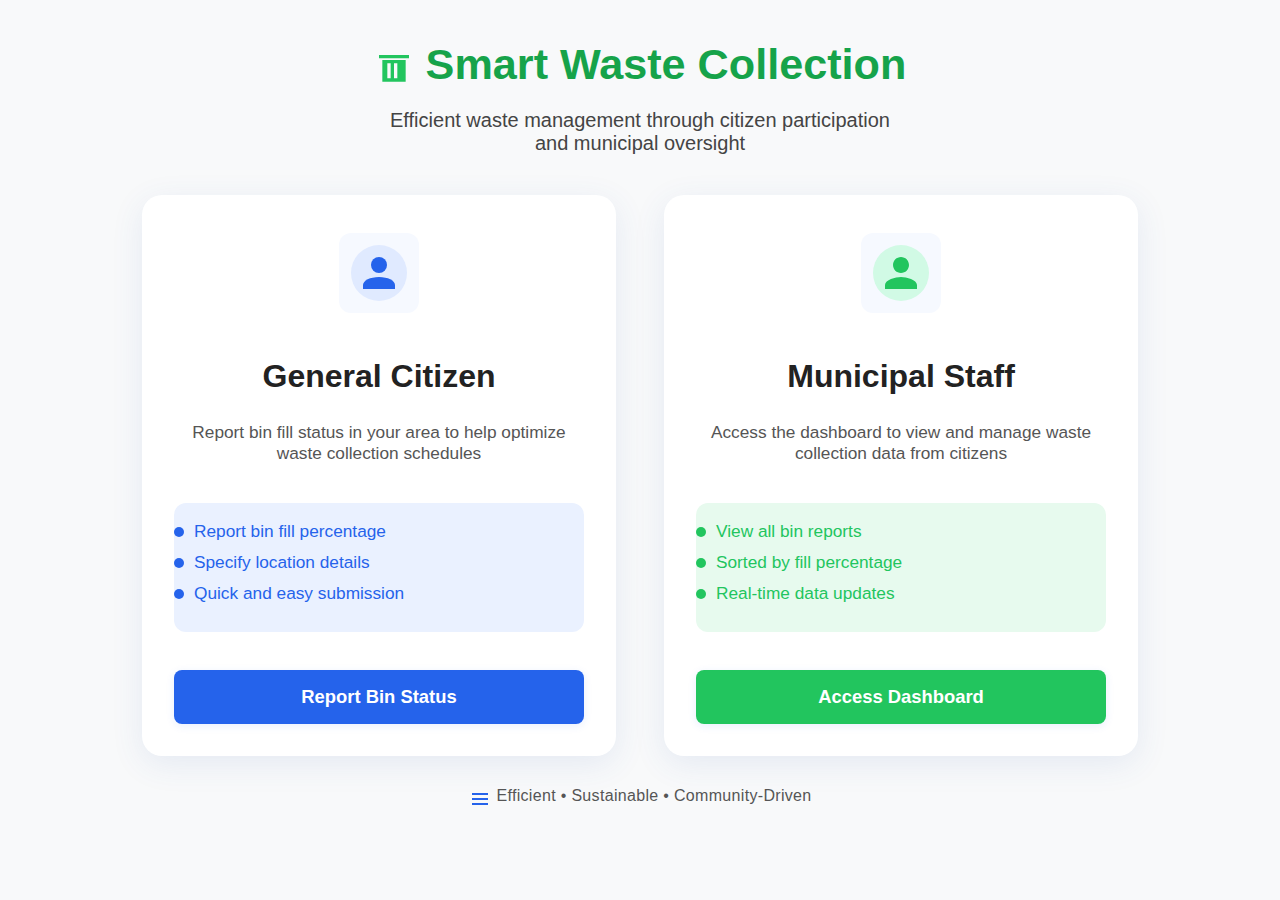
<file: index.html>
<!DOCTYPE html>
<html lang="en">
<head>
  <meta charset="UTF-8" />
  <title>Smart Waste Collection</title>
  <link rel="stylesheet" href="style.css" />
</head>
<body>
  <h1 class="title">
    <svg width="40" height="40" fill="#22c55e" viewBox="0 0 24 24" style="vertical-align:middle;"><path d="M3 6h18v2H3V6zm2 3h14v13H5V9zm3 2v9h2v-9H8zm4 0v9h2v-9h-2z"/></svg>
    <span>Smart Waste Collection</span>
  </h1>
  <p class="sub">Efficient waste management through citizen participation<br>and municipal oversight</p>
  <div class="container">
    <div class="card">
      <div class="icon-box citizen-icon">
        <svg width="48" height="48" fill="#2563eb" viewBox="0 0 24 24"><circle cx="12" cy="8" r="4"/><path d="M4 20v-2c0-2.21 3.58-4 8-4s8 1.79 8 4v2"/></svg>
      </div>
      <h2 class="card-title">General Citizen</h2>
      <p class="card-desc">Report bin fill status in your area to help optimize waste collection schedules</p>
      <ul class="feature-list citizen-features">
        <li><span class="dot blue"></span>Report bin fill percentage</li>
        <li><span class="dot blue"></span>Specify location details</li>
        <li><span class="dot blue"></span>Quick and easy submission</li>
      </ul>
      <button class="submit-btn" onclick="location.href='citizen_form.html'">Report Bin Status</button>
    </div>
    <div class="card">
      <div class="icon-box staff-icon">
        <svg width="48" height="48" fill="#22c55e" viewBox="0 0 24 24"><path d="M12 12c2.21 0 4-1.79 4-4s-1.79-4-4-4-4 1.79-4 4 1.79 4 4 4zm0 2c-2.67 0-8 1.34-8 4v2h16v-2c0-2.66-5.33-4-8-4z"/></svg>
      </div>
      <h2 class="card-title">Municipal Staff</h2>
      <p class="card-desc">Access the dashboard to view and manage waste collection data from citizens</p>
      <ul class="feature-list staff-features">
        <li><span class="dot green"></span>View all bin reports</li>
        <li><span class="dot green"></span>Sorted by fill percentage</li>
        <li><span class="dot green"></span>Real-time data updates</li>
      </ul>
      <button class="submit-btn green-btn" onclick="location.href='municipal_login.html'">Access Dashboard</button>
    </div>
  </div>
  <footer class="footer">
    <svg width="20" height="20" fill="#2563eb" style="vertical-align:middle;"><path d="M4 17h16v2H4zm0-5h16v2H4zm0-5h16v2H4z"/></svg>
    Efficient • Sustainable • Community-Driven
  </footer>
</body>
</html>
</file>
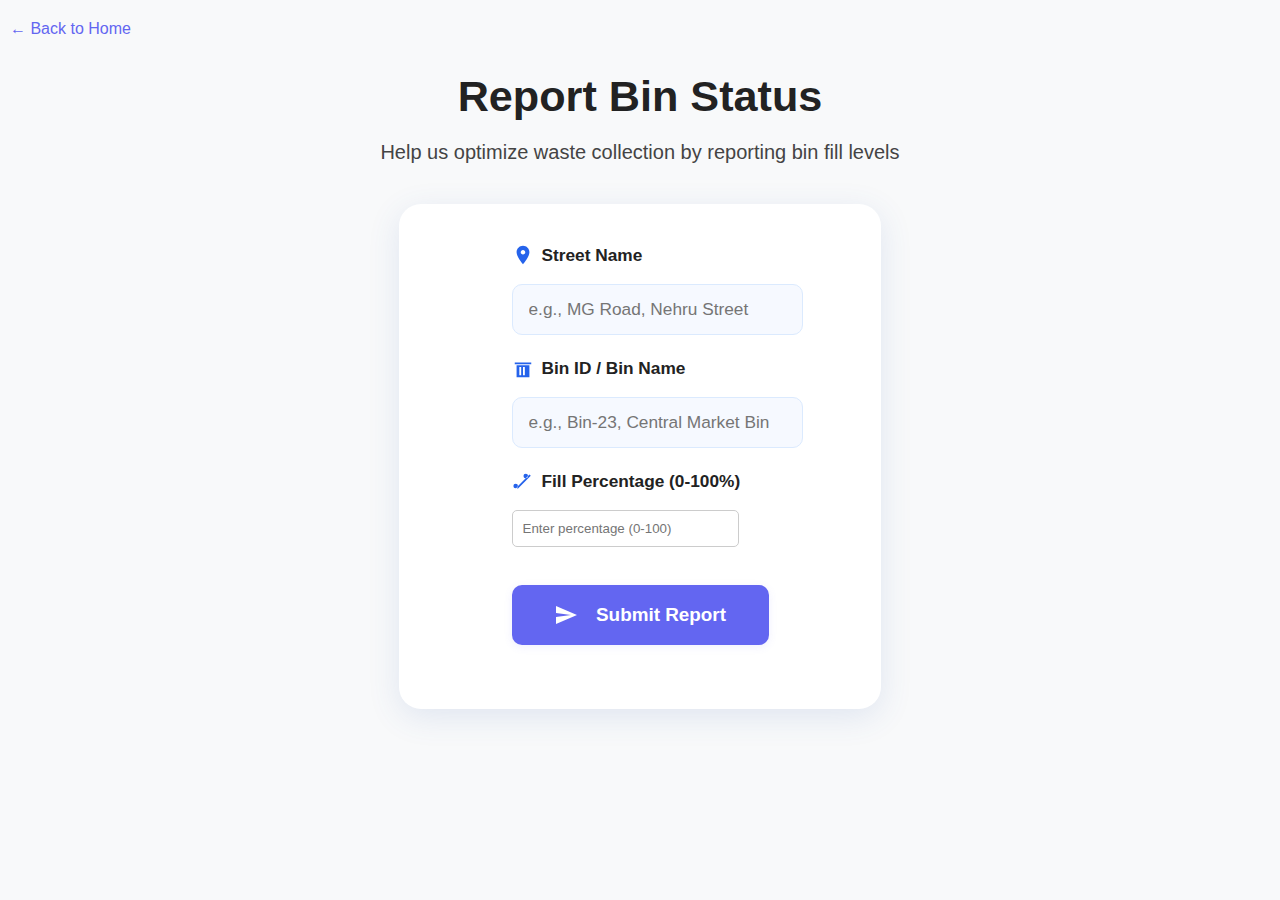
<file: citizen_form.html>
<!DOCTYPE html>
<html lang="en">
<head>
  <meta charset="UTF-8" />
  <title>Report Bin Status</title>
  <link rel="stylesheet" href="style.css" />
</head>
<body>
  <a href="index.html" class="back-link" style="margin-bottom:18px; display:inline-block;">← Back to Home</a>
  <h2 class="form-title" style="margin-top:16px; font-size:2.7rem; font-weight:800;">Report Bin Status</h2>
  <p class="form-desc" style="margin-bottom:32px; font-size:1.25rem; color:#444;">Help us optimize waste collection by reporting bin fill levels</p>
  <div class="form-card enhanced-card">
    <form id="binForm">
      <div class="input-group" style="flex-direction:column; align-items:flex-start; margin-bottom:22px;">
        <label for="street" style="font-weight:600; color:#222; margin-bottom:8px; display:flex; align-items:center; font-size:1.08rem;">
          <svg width="22" height="22" fill="#2563eb" style="margin-right:8px;" viewBox="0 0 24 24"><path d="M12 2C8.13 2 5 5.13 5 9c0 5.25 7 13 7 13s7-7.75 7-13c0-3.87-3.13-7-7-7zm0 9.5c-1.38 0-2.5-1.12-2.5-2.5S10.62 6.5 12 6.5s2.5 1.12 2.5 2.5S13.38 11.5 12 11.5z"/></svg>
          Street Name
        </label>
        <input type="text" id="street" placeholder="e.g., MG Road, Nehru Street" required />
      </div>
      <div class="input-group" style="flex-direction:column; align-items:flex-start; margin-bottom:22px;">
        <label for="bin" style="font-weight:600; color:#222; margin-bottom:8px; display:flex; align-items:center; font-size:1.08rem;">
          <svg width="22" height="22" fill="#2563eb" style="margin-right:8px;" viewBox="0 0 24 24"><path d="M3 6h18v2H3V6zm2 3h14v13H5V9zm3 2v9h2v-9H8zm4 0v9h2v-9h-2z"/></svg>
          Bin ID / Bin Name
        </label>
        <input type="text" id="bin" placeholder="e.g., Bin-23, Central Market Bin" required />
      </div>
      <div class="input-group" style="flex-direction:column; align-items:flex-start; margin-bottom:28px;">
        <label for="fill" style="font-weight:600; color:#222; margin-bottom:8px; display:flex; align-items:center; font-size:1.08rem;">
          <svg width="22" height="22" fill="#2563eb" style="margin-right:8px;" viewBox="0 0 24 24"><path d="M17.5 6.5a2.5 2.5 0 11-5 0 2.5 2.5 0 015 0zM6.5 17.5a2.5 2.5 0 11-5 0 2.5 2.5 0 015 0zM19.07 4.93l-14.14 14.14 1.41 1.41 14.14-14.14-1.41-1.41z"/></svg>
          Fill Percentage (0-100%)
        </label>
        <input type="number" id="fill" placeholder="Enter percentage (0-100)" min="0" max="100" required />
      </div>
      <button type="submit" class="submit-btn enhanced-btn">
        <svg width="24" height="24" fill="#fff" style="margin-right:10px;" viewBox="0 0 24 24"><path d="M2 21l21-9-21-9v7l15 2-15 2z"/></svg>
        Submit Report
      </button>
    </form>
    <p id="msg"></p>
  </div>
  <script>
    document.getElementById('binForm').onsubmit = function (e) {
      e.preventDefault();
      const street = document.getElementById('street').value;
      const bin = document.getElementById('bin').value;
      const fill = parseInt(document.getElementById('fill').value);

      
      let data = JSON.parse(localStorage.getItem('binReports') || "[]");
      data.push({ street, bin, fill });
      localStorage.setItem('binReports', JSON.stringify(data));

      document.getElementById('msg').innerText = "✅ Thank you! Report submitted.";
      document.getElementById('binForm').reset();
    };
  </script>
</body>
</html>
</file>
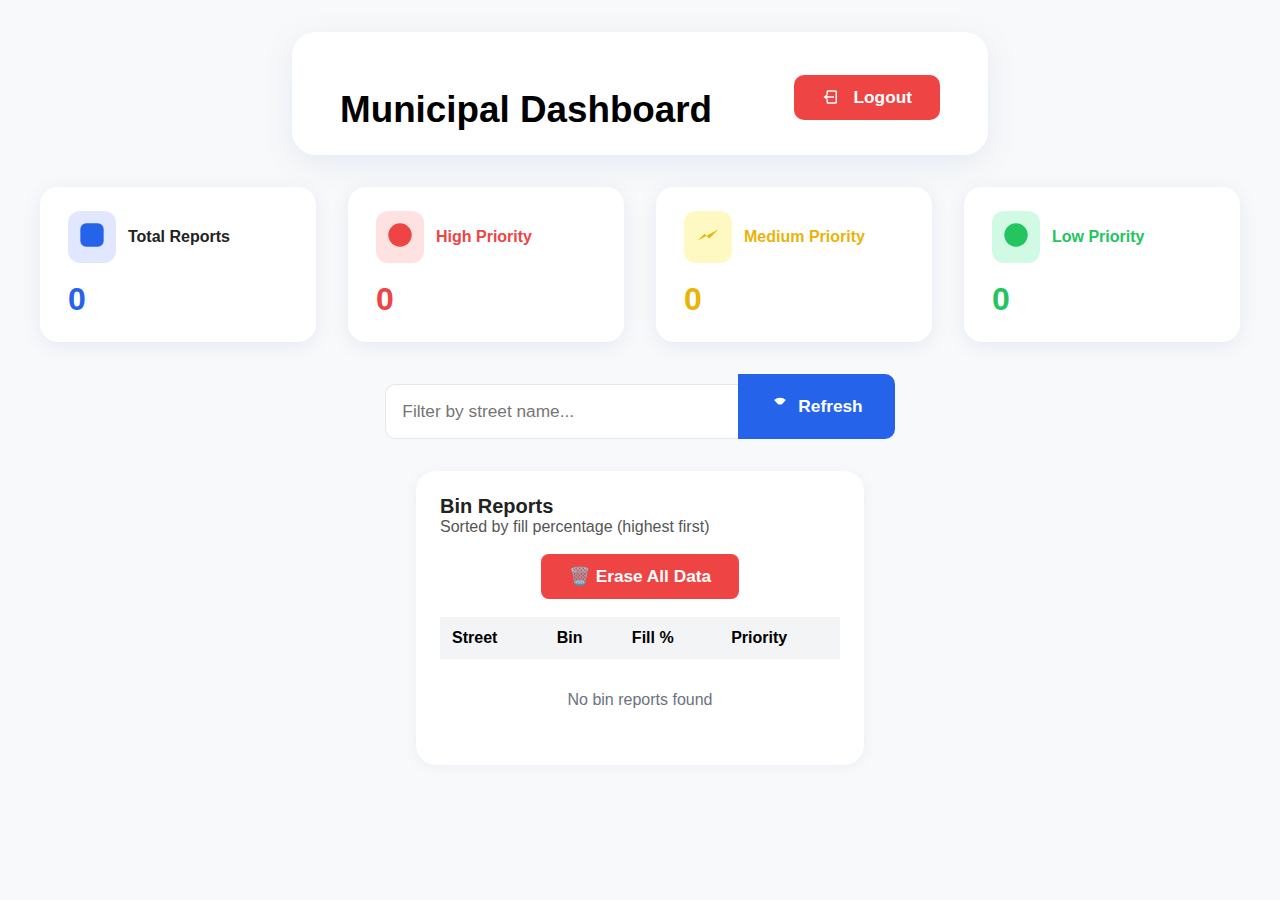
<file: municipal_dashboard.html>
<!DOCTYPE html>
<html lang="en">
<head>
  <meta charset="UTF-8" />
  <title>Municipal Dashboard</title>
  <link rel="stylesheet" href="style.css" />
</head>
<body style="background:#f8f9fa;">
  <div style="display:flex; flex-direction:column; align-items:center; margin-top:32px;">
    <div style="background:#fff; border-radius:24px; box-shadow:0 8px 32px rgba(60,100,180,0.10); padding:32px 48px 24px 48px; min-width:600px; display:flex; flex-direction:column; align-items:center;">
      <div style="width:100%; display:flex; justify-content:space-between; align-items:center;">
        <h1 style="font-size:2.3rem; font-weight:800; margin-bottom:0;">Municipal Dashboard</h1>
        <button class="logout-btn" onclick="logout()" style="margin-left:24px;">
          <svg width="18" height="18" fill="#fff" style="vertical-align:middle; margin-right:6px;" viewBox="0 0 24 24"><path d="M16 13v-2H7V8l-5 4 5 4v-3z"/><path d="M20 19V5a2 2 0 0 0-2-2H8a2 2 0 0 0-2 2v4h2V5h10v14H8v-4H6v4a2 2 0 0 0 2 2h10a2 2 0 0 0 2-2z"/></svg>
          Logout
        </button>
      </div>
    </div>

    <div style="display:flex; gap:32px; margin-top:32px;">
      <div class="stat-card" style="flex:1;">
        <div style="display:flex; align-items:center; gap:12px;">
          <span style="background:#e0e7ff; border-radius:12px; padding:10px;">
            <svg width="28" height="28" fill="#2563eb" viewBox="0 0 24 24"><rect width="20" height="20" x="2" y="2" rx="5"/></svg>
          </span>
          <span style="font-weight:600; color:#222;">Total Reports</span>
        </div>
        <div style="font-size:2rem; font-weight:700; color:#2563eb; margin-top:10px;" id="totalReports">0</div>
      </div>
      <div class="stat-card" style="flex:1;">
        <div style="display:flex; align-items:center; gap:12px;">
          <span style="background:#fee2e2; border-radius:12px; padding:10px;">
            <svg width="28" height="28" fill="#ef4444" viewBox="0 0 24 24"><circle cx="12" cy="12" r="10"/><text x="12" y="16" text-anchor="middle" font-size="14" fill="#ef4444">!</text></svg>
          </span>
          <span style="font-weight:600; color:#ef4444;">High Priority</span>
        </div>
        <div style="font-size:2rem; font-weight:700; color:#ef4444; margin-top:10px;" id="highPriority">0</div>
      </div>
      <div class="stat-card" style="flex:1;">
        <div style="display:flex; align-items:center; gap:12px;">
          <span style="background:#fef9c3; border-radius:12px; padding:10px;">
            <svg width="28" height="28" fill="#eab308" viewBox="0 0 24 24"><path d="M3 17l6-6 4 4 8-8"/><path d="M3 17h18"/></svg>
          </span>
          <span style="font-weight:600; color:#eab308;">Medium Priority</span>
        </div>
        <div style="font-size:2rem; font-weight:700; color:#eab308; margin-top:10px;" id="mediumPriority">0</div>
      </div>
      <div class="stat-card" style="flex:1;">
        <div style="display:flex; align-items:center; gap:12px;">
          <span style="background:#d1fae5; border-radius:12px; padding:10px;">
            <svg width="28" height="28" fill="#22c55e" viewBox="0 0 24 24"><circle cx="12" cy="12" r="10"/></svg>
          </span>
          <span style="font-weight:600; color:#22c55e;">Low Priority</span>
        </div>
        <div style="font-size:2rem; font-weight:700; color:#22c55e; margin-top:10px;" id="lowPriority">0</div>
      </div>
    </div>

    <div style="display:flex; gap:0; margin-top:32px; justify-content:center;">
      <input type="text" id="search" placeholder="Filter by street name..." style="width:320px; padding:16px; border-radius:10px 0 0 10px; border:1.5px solid #e5e7eb; font-size:1.08rem; background:#fff; border-right:none;" oninput="renderReports()" />
      <button onclick="renderReports()" style="background:#2563eb; color:#fff; border:none; border-radius:0 10px 10px 0; padding:0 32px; font-size:1.08rem; font-weight:600; display:flex; align-items:center; gap:8px; cursor:pointer;">
        <svg width="20" height="20" fill="#fff" viewBox="0 0 24 24"><path d="M17.65 6.35a7.95 7.95 0 0 0-11.3 0l-1.42-1.42a9.97 9.97 0 0 1 14.14 0l-1.42 1.42zm-1.42 1.42a5.97 5.97 0 0 0-8.46 0l-1.42-1.42a7.97 7.97 0 0 1 11.3 0l-1.42 1.42zm-1.42 1.42a3.97 3.97 0 0 0-5.62 0l-1.42-1.42a5.97 5.97 0 0 1 8.46 0l-1.42 1.42zm-1.42 1.42a1.97 1.97 0 0 0-2.78 0l-1.42-1.42a3.97 3.97 0 0 1 5.62 0l-1.42 1.42z"/></svg>
        Refresh
      </button>
    </div>

    <div style="margin-top:32px; display:flex; justify-content:center;">
      <div style="background:#fff; border-radius:20px; box-shadow:0 2px 12px rgba(60,100,180,0.07); padding:24px; min-width:400px;">
        <div style="font-size:1.25rem; font-weight:700; color:#222;">Bin Reports</div>
        <div style="color:#555; font-size:1rem; margin-bottom:18px;">Sorted by fill percentage (highest first)</div>
        
        
        <div style="display:flex; justify-content:center; margin-bottom:18px;">
          <button onclick="eraseAllBins()" style="background:#ef4444; color:#fff; border:none; border-radius:8px; padding:12px 28px; font-size:1.08rem; font-weight:600; cursor:pointer;">
            🗑️ Erase All Data
          </button>
        </div>

        <table style="width:100%; border-collapse:collapse;">
          <thead>
            <tr style="background:#f3f4f6;">
              <th style="padding:12px; text-align:left;">Street</th>
              <th style="padding:12px; text-align:left;">Bin</th>
              <th style="padding:12px; text-align:left;">Fill %</th>
              <th style="padding:12px; text-align:left;">Priority</th>
            </tr>
          </thead>
          <tbody id="reportTable">
            <tr>
              <td colspan="4" style="text-align:center; color:#6b7280; padding:32px;">No bin reports found</td>
            </tr>
          </tbody>
        </table>
      </div>
    </div>
  </div>

  <script src="dsa.js"></script>
  <script>
    function logout() {
      window.location.href = "index.html";
    }

    function getPriority(fill) {
      if (fill >= 80) return "High";
      if (fill >= 50) return "Medium";
      return "Low";
    }

    function renderReports() {
      let data = JSON.parse(localStorage.getItem('binReports') || "[]");
      const filter = document.getElementById('search').value.toLowerCase();
      if (filter) data = data.filter(d => d.street.toLowerCase().includes(filter));
      data = insertionSortDescending(data);

      
      document.getElementById('totalReports').textContent = data.length;
      document.getElementById('highPriority').textContent = data.filter(d => getPriority(d.fill) === "High").length;
      document.getElementById('mediumPriority').textContent = data.filter(d => getPriority(d.fill) === "Medium").length;
      document.getElementById('lowPriority').textContent = data.filter(d => getPriority(d.fill) === "Low").length;

      
      const tbody = document.getElementById('reportTable');
      if (data.length === 0) {
        tbody.innerHTML = `<tr><td colspan="4" style="text-align:center; color:#6b7280; padding:32px;">No bin reports found</td></tr>`;
        return;
      }
      tbody.innerHTML = "";
      data.forEach(d => {
        const pr = getPriority(d.fill);
        let prColor = "#22c55e";
        if (pr === "High") prColor = "#ef4444";
        else if (pr === "Medium") prColor = "#eab308";
        tbody.innerHTML += `<tr>
          <td style="padding:12px;">${d.street}</td>
          <td style="padding:12px;">${d.bin}</td>
          <td style="padding:12px;">${d.fill}%</td>
          <td style="padding:12px; color:${prColor}; font-weight:600;">${pr}</td>
        </tr>`;
      });
    }

    function eraseAllBins() {
      if (confirm("Are you sure you want to erase all bin reports?")) {
        localStorage.removeItem('binReports');
        renderReports();
      }
    }

    
    renderReports();
  </script>
</body>
</html>
</file>
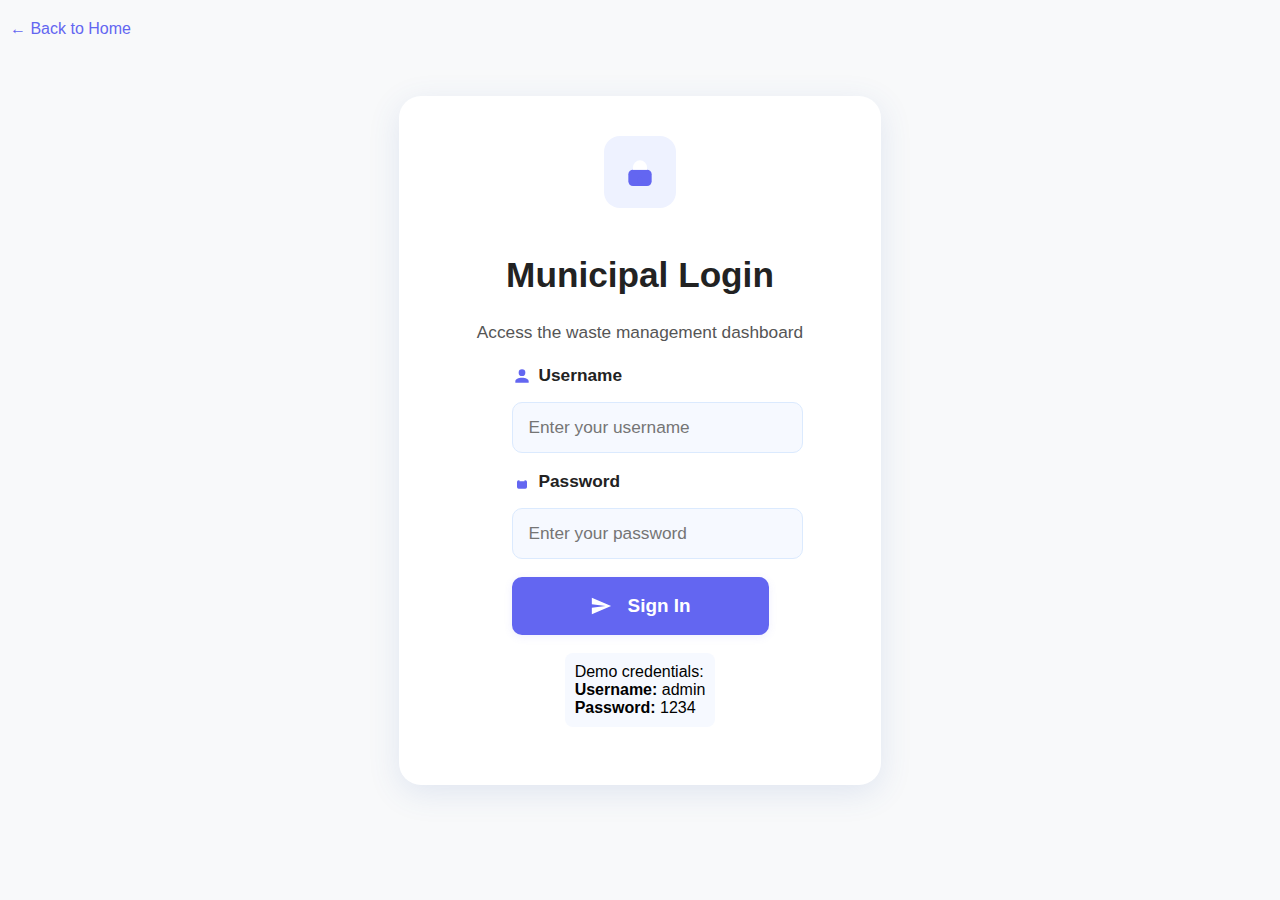
<file: municipal_login.html>
<!DOCTYPE html>
<html lang="en">
<head>
  <meta charset="UTF-8" />
  <title>Municipal Login</title>
  <link rel="stylesheet" href="style.css" />
</head>
<body>
  <a href="index.html" class="back-link" style="margin-bottom:18px; display:inline-block;">← Back to Home</a>
  <div class="form-card enhanced-card" style="max-width:440px;">
    <div style="display:flex; justify-content:center; margin-bottom:18px;">
      <svg width="56" height="56" fill="#6366f1" style="background:#eef2ff; border-radius:16px; padding:8px;" viewBox="0 0 24 24">
        <rect x="7" y="11" width="10" height="7" rx="2"/>
        <path d="M12 7a3 3 0 0 1 3 3v1H9v-1a3 3 0 0 1 3-3z" fill="#fff"/>
        <rect x="11" y="14" width="2" height="3" rx="1" fill="#6366f1"/>
      </svg>
    </div>
    <h2 class="form-title" style="margin-bottom:10px; font-size:2.2rem; font-weight:800;">Municipal Login</h2>
    <p class="form-desc" style="margin-bottom:22px; font-size:1.08rem; color:#555;">Access the waste management dashboard</p>
    <form id="loginForm">
      <div class="input-group" style="flex-direction:column; align-items:flex-start; margin-bottom:18px;">
        <label for="username" style="font-weight:600; color:#222; margin-bottom:6px; display:flex; align-items:center;">
          <svg width="20" height="20" fill="#6366f1" style="margin-right:7px;" viewBox="0 0 24 24"><circle cx="12" cy="8" r="4"/><path d="M4 20v-2c0-2.21 3.58-4 8-4s8 1.79 8 4v2"/></svg>
          Username
        </label>
        <input type="text" id="username" placeholder="Enter your username" required />
      </div>
      <div class="input-group" style="flex-direction:column; align-items:flex-start; margin-bottom:18px;">
        <label for="password" style="font-weight:600; color:#222; margin-bottom:6px; display:flex; align-items:center;">
          <svg width="20" height="20" fill="#6366f1" style="margin-right:7px;" viewBox="0 0 24 24"><rect x="6" y="10" width="12" height="10" rx="2"/><path d="M12 7a3 3 0 0 1 3 3v1H9v-1a3 3 0 0 1 3-3z" fill="#fff"/></svg>
          Password
        </label>
        <input type="password" id="password" placeholder="Enter your password" required />
      </div>
      <button type="submit" class="submit-btn enhanced-btn" style="background:#6366f1;">
        <svg width="22" height="22" fill="#fff" style="margin-right:8px;" viewBox="0 0 24 24"><path d="M2 21l21-9-21-9v7l15 2-15 2z"/></svg>
        Sign In
      </button>
    </form>
    <div style="margin-top:18px; background:#f6f9ff; border-radius:8px; padding:10px;">
      Demo credentials:<br>
      <b>Username:</b> admin<br>
      <b>Password:</b> 1234
    </div>
    <p id="loginMsg" style="color:#ef4444; margin-top:10px;"></p>
  </div>
  <script>
    document.getElementById('loginForm').onsubmit = function(e) {
      e.preventDefault();
      const username = document.getElementById('username').value.trim();
      const password = document.getElementById('password').value.trim();
      if (username === "admin" && password === "1234") {
        window.location.href = "municipal_dashboard.html";
      } else {
        document.getElementById('loginMsg').textContent = "Invalid credentials!";
      }
    };
  </script>
</body>
</html>
</file>
<file: style.css>
body {
  background: #f8f9fa;
  font-family: 'Segoe UI', Arial, sans-serif;
  margin: 0;
  padding: 0;
}

.title {
  font-size: 2.7rem;
  color: #16a34a;
  margin-top: 40px;
  margin-bottom: 0;
  font-weight: 700;
  display: flex;
  align-items: center;
  justify-content: center;
  gap: 12px;
}

.sub {
  color: #444;
  margin-bottom: 40px;
  font-size: 1.25rem;
  text-align: center;
  font-weight: 500;
}

.container {
  display: flex;
  justify-content: center;
  align-items: flex-start;
  gap: 3rem;
  margin-top: 20px;
  margin-bottom: 30px;
}

.card {
  background: #fff;
  border-radius: 20px;
  box-shadow: 0 8px 32px rgba(60,100,180,0.10);
  padding: 38px 32px 32px 32px;
  width: 410px;
  min-width: 320px;
  text-align: center;
  display: flex;
  flex-direction: column;
  align-items: center;
}

.icon-box {
  background: #f6f9ff;
  border-radius: 12px;
  padding: 12px;
  margin-bottom: 18px;
  display: flex;
  align-items: center;
  justify-content: center;
}

.citizen-icon svg {
  background: #e0eaff;
  border-radius: 50%;
  padding: 4px;
}

.staff-icon svg {
  background: #d1fae5;
  border-radius: 50%;
  padding: 4px;
}

.card-title {
  font-size: 2rem;
  font-weight: 700;
  margin-bottom: 10px;
  color: #222;
}

.card-desc {
  color: #555;
  margin-bottom: 22px;
  font-size: 1.08rem;
}

.feature-list {
  width: 100%;
  border-radius: 12px;
  padding: 18px 0 18px 0;
  margin-bottom: 28px;
  font-size: 1.08rem;
  text-align: left;
  list-style: none;
}

.citizen-features {
  background: #eaf1ff;
  color: #2563eb;
}

.staff-features {
  background: #e7faee;
  color: #22c55e;
}

.feature-list li {
  margin-bottom: 10px;
  display: flex;
  align-items: center;
  font-weight: 500;
}

.dot {
  display: inline-block;
  width: 10px;
  height: 10px;
  border-radius: 50%;
  margin-right: 10px;
  vertical-align: middle;
}

.dot.blue {
  background: #2563eb;
}

.dot.green {
  background: #22c55e;
}

button {
  padding: 10px 15px;
  background: #007bff;
  color: white;
  border: none;
  border-radius: 5px;
  cursor: pointer;
}

button:hover {
  background: #0056b3;
}

input {
  margin: 10px 0;
  padding: 10px;
  width: 80%;
  border-radius: 5px;
  border: 1px solid #ccc;
}

table {
  width: 90%;
  border-collapse: collapse;
}

th, td {
  padding: 10px;
}

.form-title {
  font-size: 2.3rem;
  font-weight: 800;
  color: #222;
  text-align: center;
  margin-bottom: 10px;
}

.form-desc {
  color: #555;
  margin-bottom: 22px;
  font-size: 1.08rem;
  text-align: center;
}

.form-card {
  background: #fff;
  max-width: 420px;
  margin: 30px auto;
  padding: 32px 28px 24px 28px;
  border-radius: 20px;
  box-shadow: 0 8px 32px rgba(60,100,180,0.10);
  text-align: left;
  position: relative;
}

.form-card.enhanced-card {
  background: #fff;
  border-radius: 22px;
  box-shadow: 0 8px 32px rgba(60,100,180,0.13);
  padding: 40px 36px 32px 36px;
  width: 410px;
  min-width: 320px;
  margin: 40px auto 0 auto;
  display: flex;
  flex-direction: column;
  align-items: center;
}

.input-group {
  width: 100%;
  display: flex;
  flex-direction: column;
  align-items: flex-start;
  margin-bottom: 18px;
}

.input-group label {
  font-weight: 600;
  color: #222;
  margin-bottom: 6px;
  display: flex;
  align-items: center;
  font-size: 1.08rem;
}

.input-group svg {
  margin-right: 7px;
}

input[type="text"], input[type="password"] {
  width: 100%;
  padding: 14px 16px;
  border-radius: 10px;
  border: 1.5px solid #dbeafe;
  font-size: 1.08rem;
  background: #f6f9ff;
  margin-bottom: 0;
  transition: border 0.2s;
}

input:focus {
  border: 1.5px solid #6366f1;
  outline: none;
}

.submit-btn {
  width: 100%;
  padding: 16px 0;
  background: #2563eb;
  color: #fff;
  border: none;
  border-radius: 8px;
  font-size: 1.15rem;
  font-weight: 700;
  cursor: pointer;
  margin-top: 10px;
  box-shadow: 0 2px 8px rgba(37,99,235,0.10);
  transition: background 0.2s, transform 0.2s;
}

.submit-btn:hover {
  background: #1746a2;
  transform: translateY(-2px) scale(1.03);
}

.submit-btn.enhanced-btn {
  width: 100%;
  padding: 18px 0;
  font-size: 1.18rem;
  font-weight: 700;
  margin-top: 10px;
  border-radius: 10px;
  background: #6366f1;
  color: #fff;
  box-shadow: 0 2px 8px rgba(99,102,241,0.10);
  display: flex;
  align-items: center;
  justify-content: center;
  gap: 8px;
  border: none;
  cursor: pointer;
  transition: background 0.2s, transform 0.2s;
}

.submit-btn.enhanced-btn:hover {
  background: #4338ca;
  transform: translateY(-2px) scale(1.03);
}

.green-btn {
  background: #22c55e;
}

.green-btn:hover {
  background: #16a34a;
}

.footer {
  margin-top: 30px;
  color: #555;
  font-size: 1rem;
  text-align: center;
  font-weight: 500;
  letter-spacing: 0.02em;
  display: flex;
  align-items: center;
  justify-content: center;
  gap: 8px;
}

.back-link {
  display: inline-block;
  margin-top: 20px;
  margin-left: 10px;
  color: #6366f1;
  text-decoration: none;
  font-weight: 500;
  font-size: 1rem;
  transition: color 0.2s;
}

.back-link:hover {
  color: #4338ca;
}

.dashboard-header {
  display: flex;
  flex-direction: column;
  align-items: center;
  margin-top: 32px;
}

.dashboard-header-inner {
  background: #fff;
  border-radius: 24px;
  box-shadow: 0 8px 32px rgba(60,100,180,0.10);
  padding: 32px 48px 24px 48px;
  min-width: 600px;
  display: flex;
  flex-direction: row;
  align-items: center;
  justify-content: space-between;
}

.dashboard-title {
  font-size: 2.3rem;
  font-weight: 800;
  margin-bottom: 0;
  color: #222;
}

.logout-btn {
  background: #ef4444;
  color: #fff;
  border: none;
  border-radius: 10px;
  padding: 12px 28px;
  font-size: 1.08rem;
  font-weight: 600;
  display: flex;
  align-items: center;
  gap: 8px;
  cursor: pointer;
  transition: background 0.2s, transform 0.2s;
}

.logout-btn:hover {
  background: #b91c1c;
  transform: translateY(-2px) scale(1.03);
}

.dashboard-stats {
  display: flex;
  gap: 32px;
  margin-top: 32px;
  justify-content: center;
}

.stat-card {
  background: #fff;
  border-radius: 18px;
  box-shadow: 0 4px 18px rgba(60,100,180,0.10);
  padding: 24px 28px;
  min-width: 220px;
  display: flex;
  flex-direction: column;
  gap: 8px;
  align-items: flex-start;
}

.stat-card .stat-icon {
  display: flex;
  align-items: center;
  gap: 12px;
}

.stat-card .stat-icon span {
  display: flex;
  align-items: center;
  justify-content: center;
  border-radius: 12px;
  padding: 10px;
}

.stat-card .stat-label {
  font-weight: 600;
  color: #222;
}

.stat-card .stat-label.high {
  color: #ef4444;
}
.stat-card .stat-label.medium {
  color: #eab308;
}
.stat-card .stat-label.low {
  color: #22c55e;
}

.stat-card .stat-value {
  font-size: 2rem;
  font-weight: 700;
  margin-top: 10px;
}

.stat-card .stat-value.total {
  color: #2563eb;
}
.stat-card .stat-value.high {
  color: #ef4444;
}
.stat-card .stat-value.medium {
  color: #eab308;
}
.stat-card .stat-value.low {
  color: #22c55e;
}

.dashboard-filter-row {
  display: flex;
  gap: 0;
  margin-top: 32px;
  justify-content: center;
}

.dashboard-filter-row input[type="text"] {
  width: 320px;
  padding: 16px;
  border-radius: 10px 0 0 10px;
  border: 1.5px solid #e5e7eb;
  font-size: 1.08rem;
  background: #fff;
  border-right: none;
  outline: none;
}

.dashboard-filter-row button {
  background: #2563eb;
  color: #fff;
  border: none;
  border-radius: 0 10px 10px 0;
  padding: 0 32px;
  font-size: 1.08rem;
  font-weight: 600;
  display: flex;
  align-items: center;
  gap: 8px;
  cursor: pointer;
  transition: background 0.2s, transform 0.2s;
}

.dashboard-filter-row button:hover {
  background: #1746a2;
  transform: translateY(-2px) scale(1.03);
}

.dashboard-table-row {
  margin-top: 32px;
  display: flex;
  justify-content: center;
}

.dashboard-table-card {
  background: #fff;
  border-radius: 20px;
  box-shadow: 0 2px 12px rgba(60,100,180,0.07);
  padding: 24px;
  min-width: 400px;
}

.dashboard-table-card .table-title {
  font-size: 1.25rem;
  font-weight: 700;
  color: #222;
}

.dashboard-table-card .table-desc {
  color: #555;
  font-size: 1rem;
  margin-bottom: 18px;
}

.dashboard-table-card table {
  width: 100%;
  border-collapse: collapse;
}

.dashboard-table-card th {
  padding: 12px;
  text-align: left;
  background: #f3f4f6;
  font-weight: 600;
  color: #222;
}

.dashboard-table-card td {
  padding: 12px;
  color: #222;
}

.dashboard-table-card td.priority-high {
  color: #ef4444;
  font-weight: 600;
}
.dashboard-table-card td.priority-medium {
  color: #eab308;
  font-weight: 600;
}
.dashboard-table-card td.priority-low {
  color: #22c55e;
  font-weight: 600;
}

.dashboard-table-card .empty-row {
  text-align: center;
  color: #6b7280;
  padding: 32px;
}
</file>
